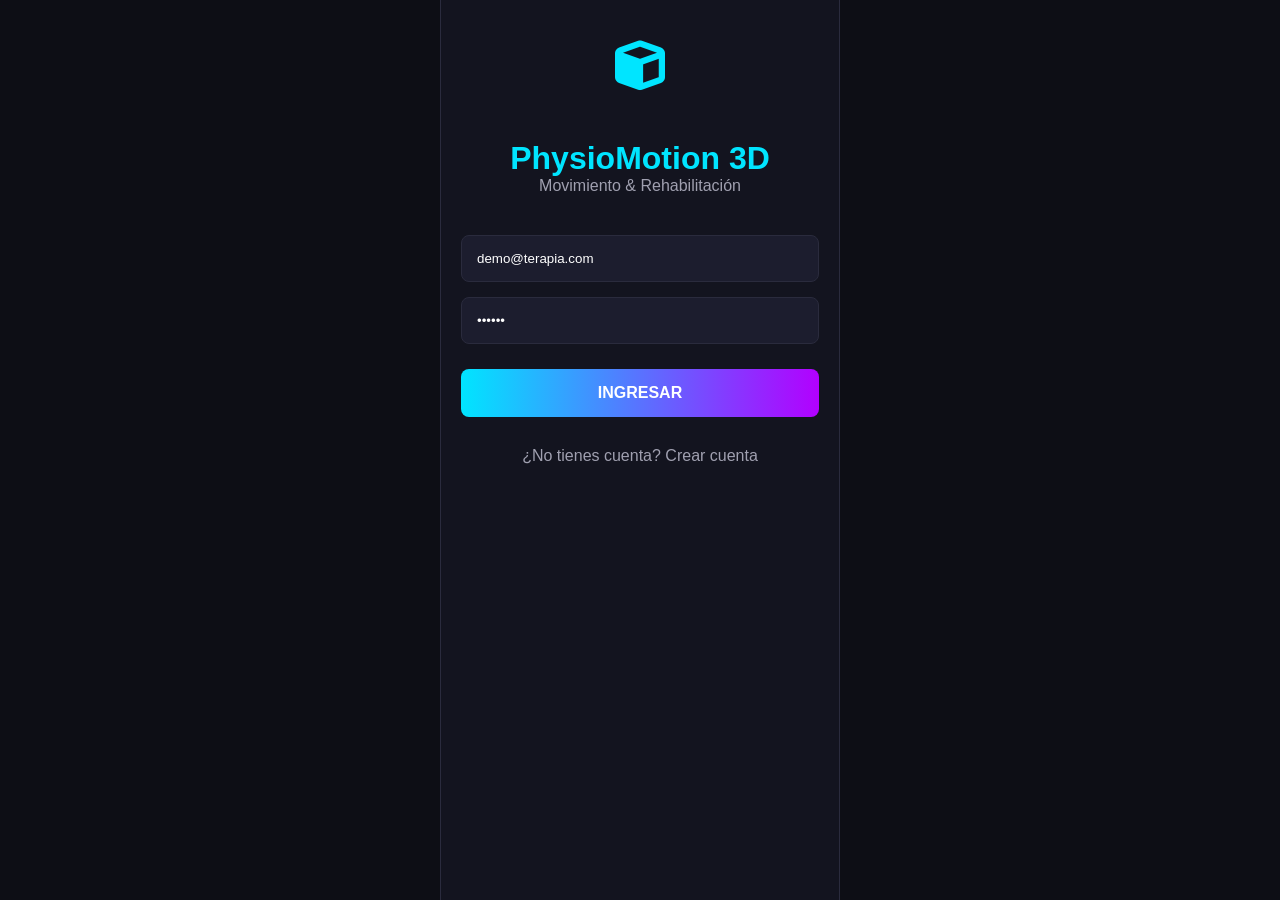
<file: index.html>
<!DOCTYPE html>
<html lang="es">
<head>
    <meta charset="UTF-8">
    <meta name="viewport" content="width=device-width, initial-scale=1.0">
    <link rel="stylesheet" href="https://cdnjs.cloudflare.com/ajax/libs/font-awesome/6.4.0/css/all.min.css">
    <title>PhysioMotion 3D - Acceso</title>
    <link rel="stylesheet" href="style.css">
</head>
<body>
    <div class="app-container">
        <i class="logo fa-solid fa-cube"></i>
        <h1 class="logo">PhysioMotion 3D</h1>
        <p class="subtitle">Movimiento & Rehabilitación</p>
        
        <div class="form">
            <input type="email" placeholder="Correo electrónico" value="demo@terapia.com">
            <input type="password" placeholder="Contraseña" value="123456">
            <a href="dashboard.html" class="btn-primary">INGRESAR</a>
            <a href="registro.html" style="text-align: center; color: #a0a0b0; text-decoration: none; margin-top: 15px; display: block;">¿No tienes cuenta? Crear cuenta</a>
        </div>
    </div>
</body>
</html>
</file>
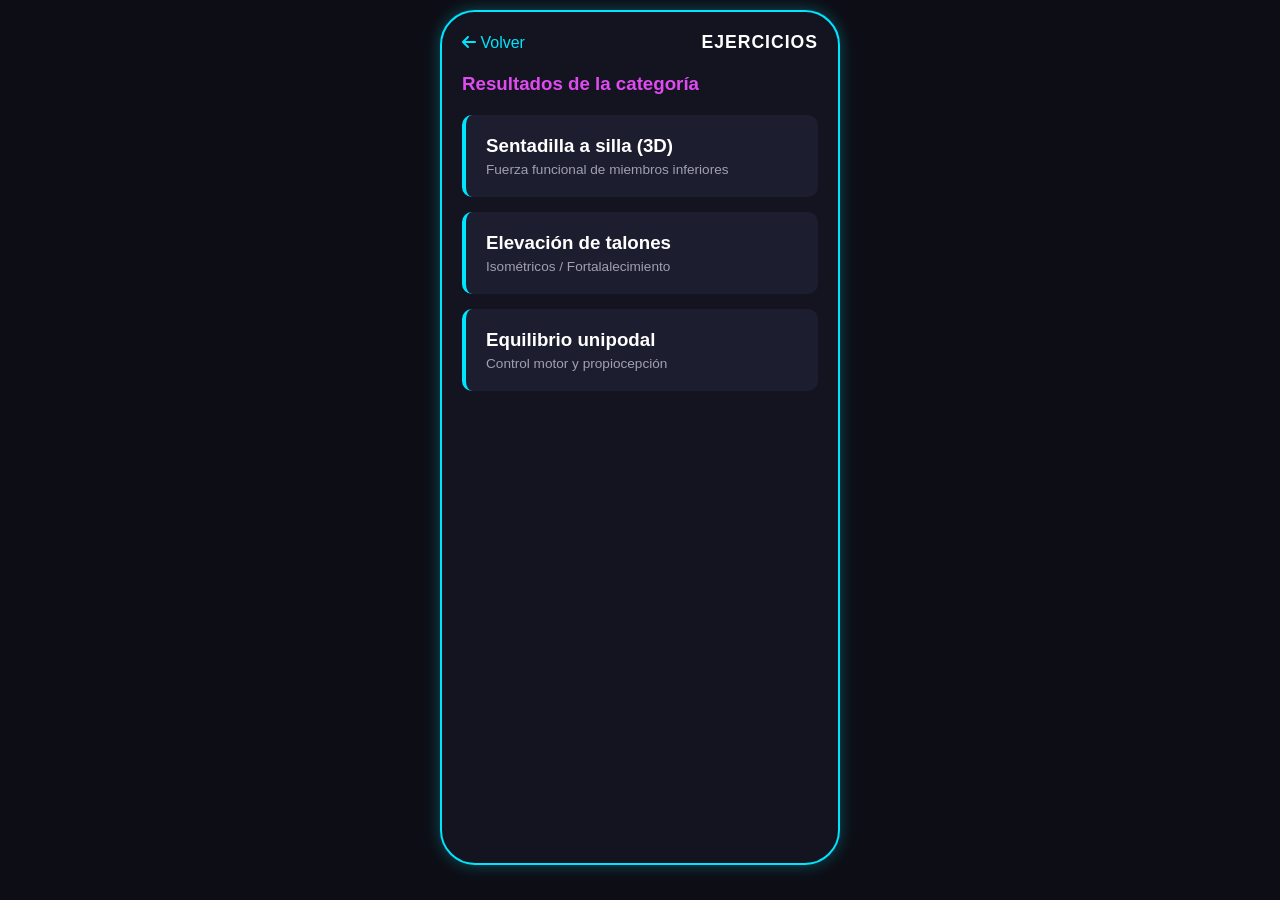
<file: categoria.html>
<!DOCTYPE html>
<html lang="es">
<head>
    <meta charset="UTF-8">
    <meta name="viewport" content="width=device-width, initial-scale=1.0">
    <title>Lista de Ejercicios</title>
    <link rel="stylesheet" href="style.css">
    <link rel="stylesheet" href="https://cdnjs.cloudflare.com/ajax/libs/font-awesome/6.4.0/css/all.min.css">
</head>
<body>
    <div class="app-container border-cyan-container">
        <!-- Encabezado -->
        <div class="header-dashboard">
            <a href="lista-ejercicios.html" class="back-btn"><i class="fa-solid fa-arrow-left"></i> Volver</a>
            <h2 style="text-transform: uppercase; font-size: 1.1rem; letter-spacing: 1px;">Ejercicios</h2>
        </div>
        
        <h3 style="margin: 20px 0; color: #df4bf0;">Resultados de la categoría</h3>

        <!-- Lista de ejercicios -->
        <div class="lista-resultados">
            <!-- Este botón lleva a la rutina 3D que ya tienes armada -->
            <a href="rutina.html" class="card-ejercicio">
                <h3>Sentadilla a silla (3D)</h3>
                <p style="color: #a0a0b0; font-size: 0.85rem; margin-top: 5px;">Fuerza funcional de miembros inferiores</p>
            </a>
            
            <a href="#" class="card-ejercicio">
                <h3>Elevación de talones</h3>
                <p style="color: #a0a0b0; font-size: 0.85rem; margin-top: 5px;">Isométricos / Fortalalecimiento</p>
            </a>
            
            <a href="#" class="card-ejercicio">
                <h3>Equilibrio unipodal</h3>
                <p style="color: #a0a0b0; font-size: 0.85rem; margin-top: 5px;">Control motor y propiocepción</p>
            </a>
        </div>
    </div>
</body>
</html>
</file>
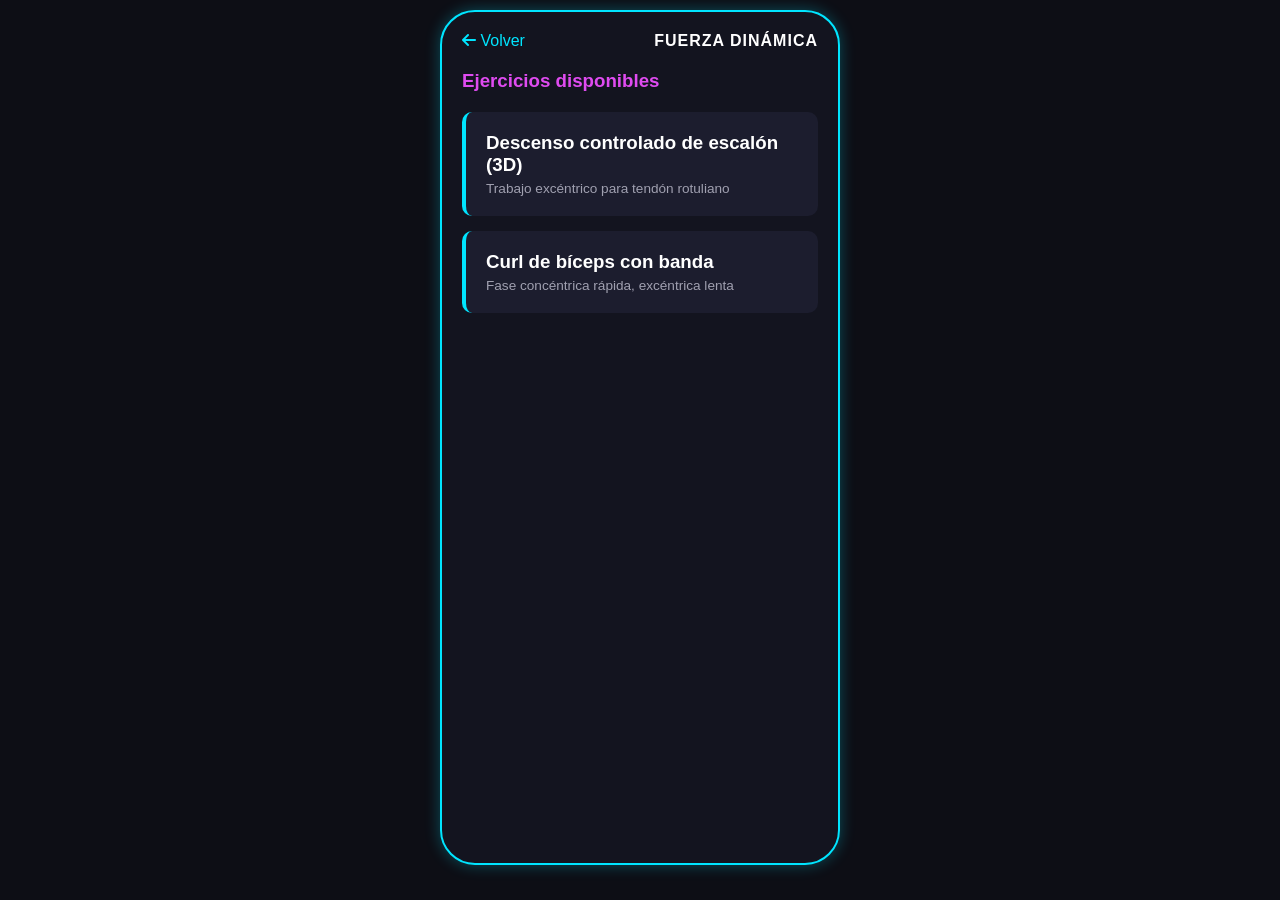
<file: concentricos.html>
<!DOCTYPE html>
<html lang="es">
<head>
    <meta charset="UTF-8">
    <meta name="viewport" content="width=device-width, initial-scale=1.0">
    <title>Concéntricos / Excéntricos</title>
    <link rel="stylesheet" href="style.css">
    <link rel="stylesheet" href="https://cdnjs.cloudflare.com/ajax/libs/font-awesome/6.4.0/css/all.min.css">
</head>
<body>
    <div class="app-container border-cyan-container">
        <div class="header-dashboard">
            <a href="lista-ejercicios.html" class="back-btn"><i class="fa-solid fa-arrow-left"></i> Volver</a>
            <h2 style="text-transform: uppercase; font-size: 1rem; letter-spacing: 1px;">Fuerza Dinámica</h2>
        </div>
        
        <h3 style="margin: 20px 0; color: #df4bf0;">Ejercicios disponibles</h3>

        <div class="lista-resultados">
            <a href="rutina.html" class="card-ejercicio">
                <h3>Descenso controlado de escalón (3D)</h3>
                <p style="color: #a0a0b0; font-size: 0.85rem; margin-top: 5px;">Trabajo excéntrico para tendón rotuliano</p>
            </a>
            
            <a href="#" class="card-ejercicio">
                <h3>Curl de bíceps con banda</h3>
                <p style="color: #a0a0b0; font-size: 0.85rem; margin-top: 5px;">Fase concéntrica rápida, excéntrica lenta</p>
            </a>
        </div>
    </div>
</body>
</html>
</file>
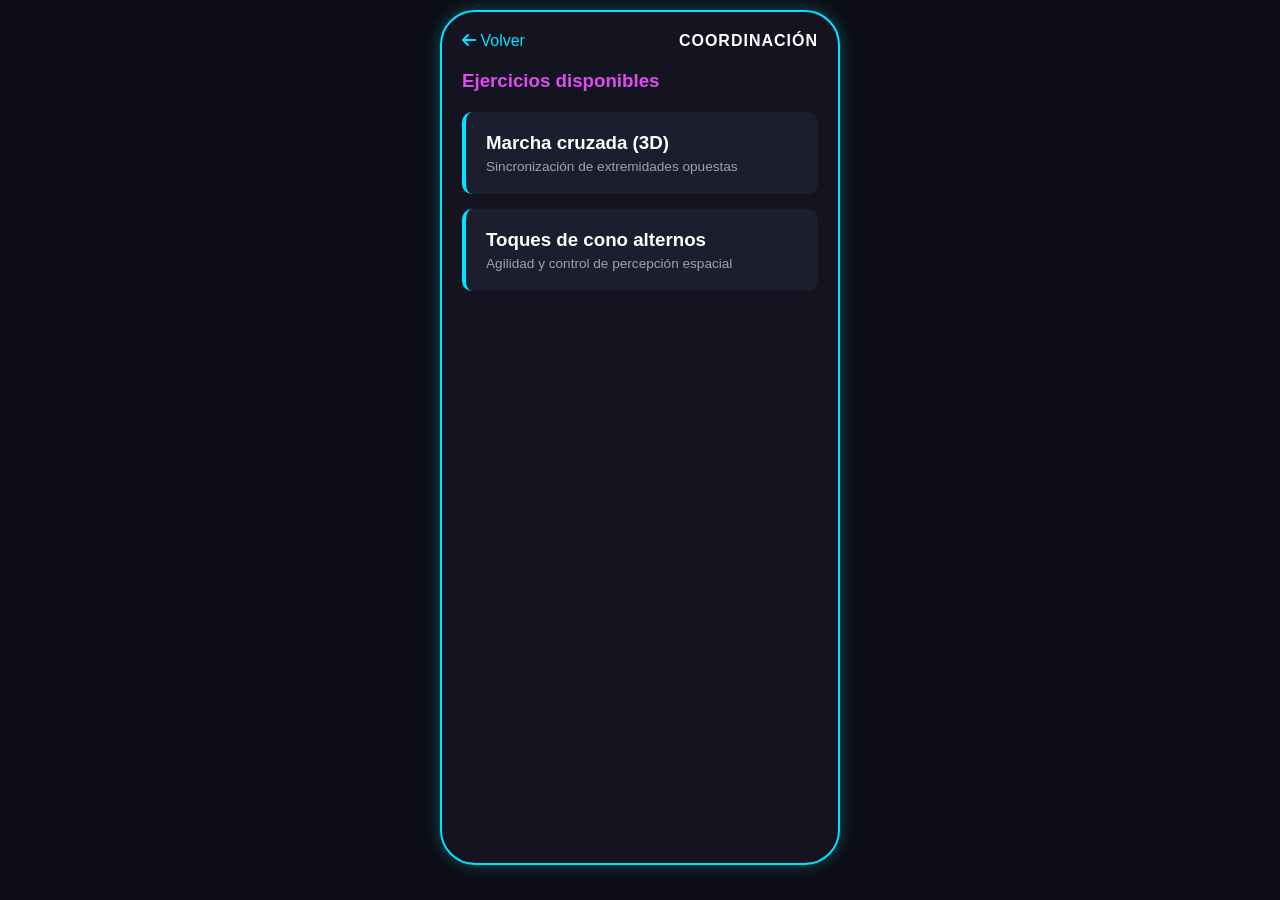
<file: coordinacion.html>
<!DOCTYPE html>
<html lang="es">
<head>
    <meta charset="UTF-8">
    <meta name="viewport" content="width=device-width, initial-scale=1.0">
    <title>Coordinación y Control Motor</title>
    <link rel="stylesheet" href="style.css">
    <link rel="stylesheet" href="https://cdnjs.cloudflare.com/ajax/libs/font-awesome/6.4.0/css/all.min.css">
</head>
<body>
    <div class="app-container border-cyan-container">
        <div class="header-dashboard">
            <a href="lista-ejercicios.html" class="back-btn"><i class="fa-solid fa-arrow-left"></i> Volver</a>
            <h2 style="text-transform: uppercase; font-size: 1rem; letter-spacing: 1px;">Coordinación</h2>
        </div>
        
        <h3 style="margin: 20px 0; color: #df4bf0;">Ejercicios disponibles</h3>

        <div class="lista-resultados">
            <a href="rutina.html" class="card-ejercicio">
                <h3>Marcha cruzada (3D)</h3>
                <p style="color: #a0a0b0; font-size: 0.85rem; margin-top: 5px;">Sincronización de extremidades opuestas</p>
            </a>
            
            <a href="#" class="card-ejercicio">
                <h3>Toques de cono alternos</h3>
                <p style="color: #a0a0b0; font-size: 0.85rem; margin-top: 5px;">Agilidad y control de percepción espacial</p>
            </a>
        </div>
    </div>
</body>
</html>
</file>
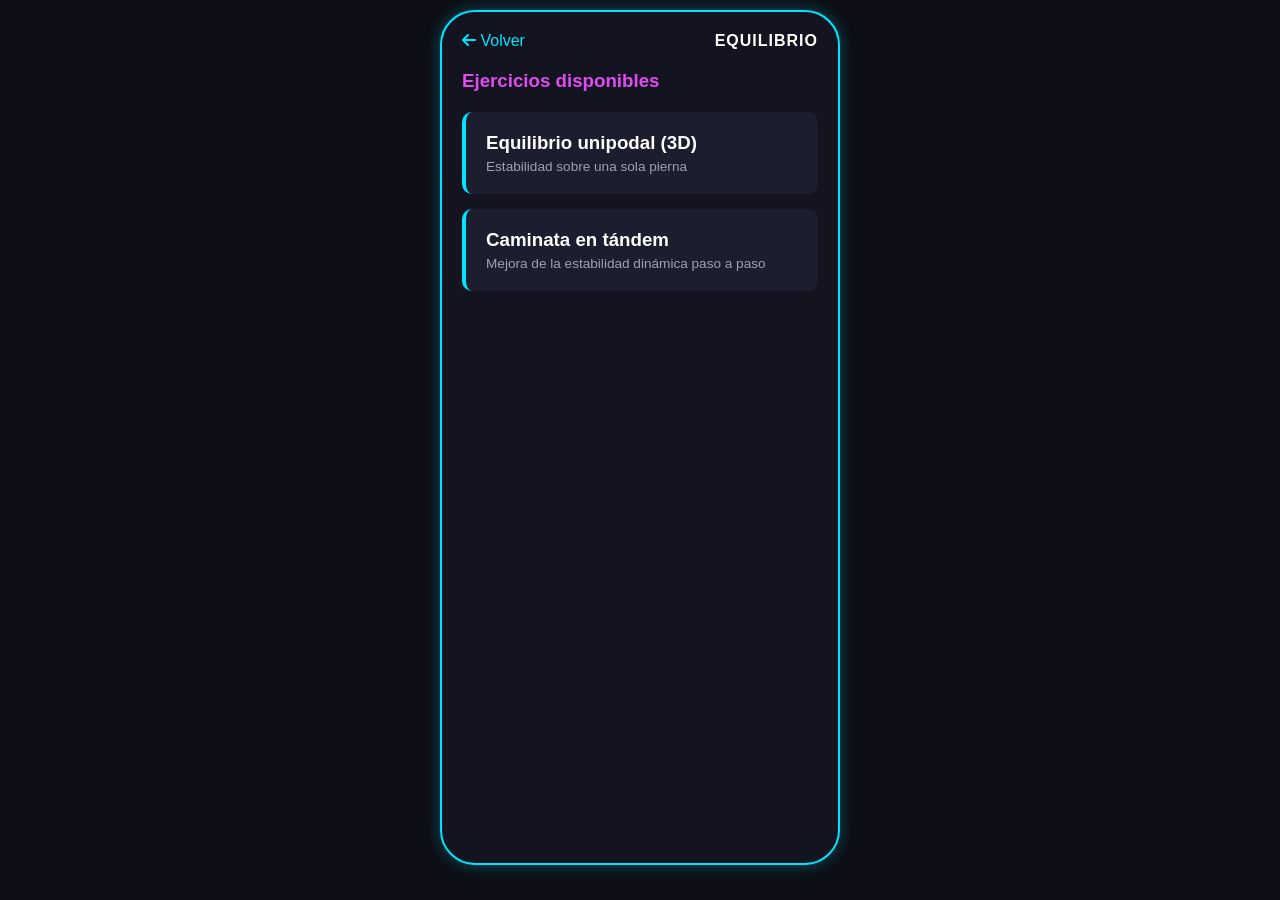
<file: equilibrio.html>
<!DOCTYPE html>
<html lang="es">
<head>
    <meta charset="UTF-8">
    <meta name="viewport" content="width=device-width, initial-scale=1.0">
    <title>Equilibrio y Propiocepción</title>
    <link rel="stylesheet" href="style.css">
    <link rel="stylesheet" href="https://cdnjs.cloudflare.com/ajax/libs/font-awesome/6.4.0/css/all.min.css">
</head>
<body>
    <div class="app-container border-cyan-container">
        <div class="header-dashboard">
            <a href="lista-ejercicios.html" class="back-btn"><i class="fa-solid fa-arrow-left"></i> Volver</a>
            <h2 style="text-transform: uppercase; font-size: 1rem; letter-spacing: 1px;">Equilibrio</h2>
        </div>
        
        <h3 style="margin: 20px 0; color: #df4bf0;">Ejercicios disponibles</h3>

        <div class="lista-resultados">
            <a href="rutina.html" class="card-ejercicio">
                <h3>Equilibrio unipodal (3D)</h3>
                <p style="color: #a0a0b0; font-size: 0.85rem; margin-top: 5px;">Estabilidad sobre una sola pierna</p>
            </a>
            
            <a href="#" class="card-ejercicio">
                <h3>Caminata en tándem</h3>
                <p style="color: #a0a0b0; font-size: 0.85rem; margin-top: 5px;">Mejora de la estabilidad dinámica paso a paso</p>
            </a>
        </div>
    </div>
</body>
</html>
</file>
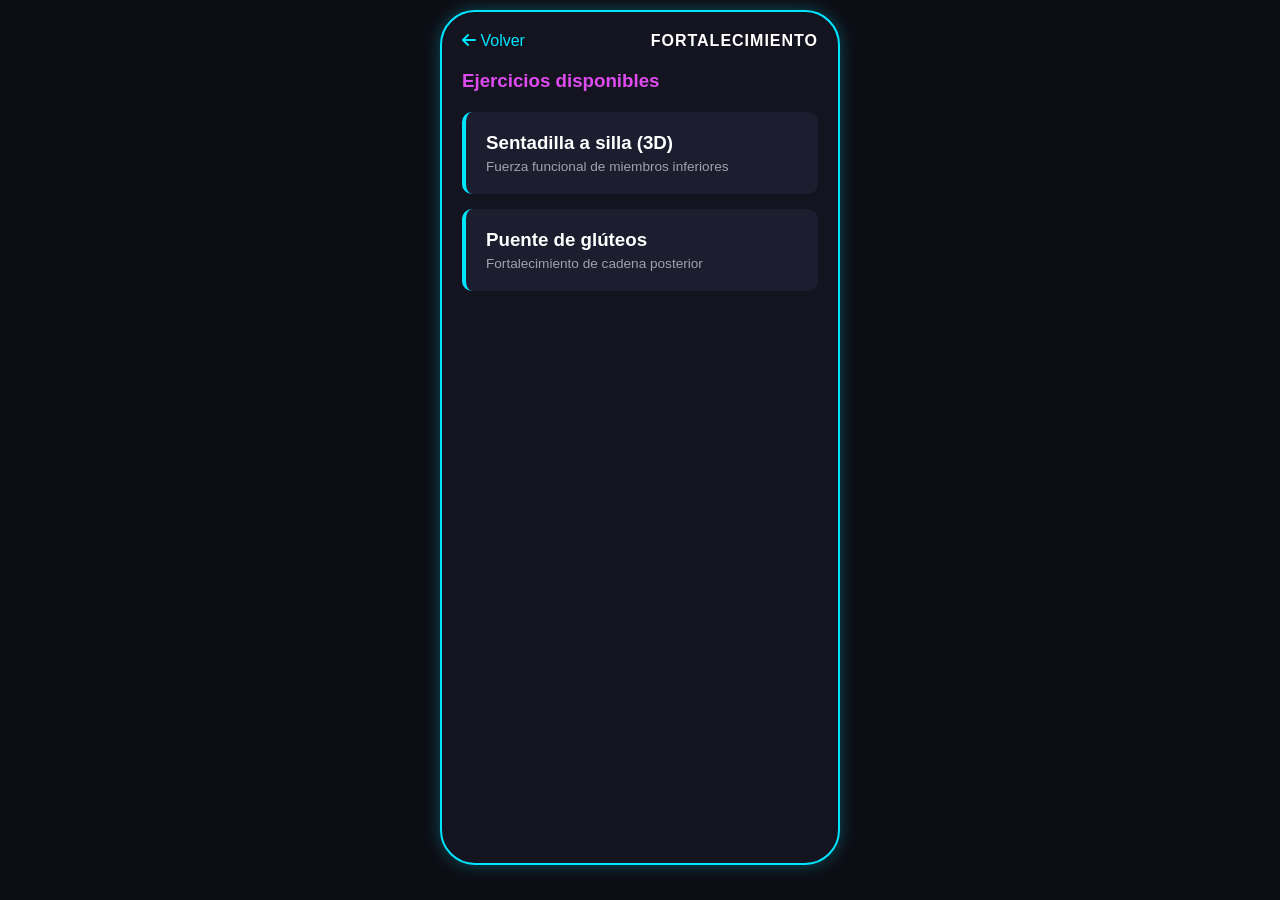
<file: fortalecimiento.html>
<!DOCTYPE html>
<html lang="es">
<head>
    <meta charset="UTF-8">
    <meta name="viewport" content="width=device-width, initial-scale=1.0">
    <title>Fortalecimiento Muscular</title>
    <link rel="stylesheet" href="style.css">
    <link rel="stylesheet" href="https://cdnjs.cloudflare.com/ajax/libs/font-awesome/6.4.0/css/all.min.css">
</head>
<body>
    <div class="app-container border-cyan-container">
        <div class="header-dashboard">
            <a href="lista-ejercicios.html" class="back-btn"><i class="fa-solid fa-arrow-left"></i> Volver</a>
            <h2 style="text-transform: uppercase; font-size: 1rem; letter-spacing: 1px;">Fortalecimiento</h2>
        </div>
        
        <h3 style="margin: 20px 0; color: #df4bf0;">Ejercicios disponibles</h3>

        <!-- Lista de ejercicios específicos de fortalecimiento -->
        <div class="lista-resultados">
            <a href="rutina.html" class="card-ejercicio">
                <h3>Sentadilla a silla (3D)</h3>
                <p style="color: #a0a0b0; font-size: 0.85rem; margin-top: 5px;">Fuerza funcional de miembros inferiores</p>
            </a>
            
            <a href="#" class="card-ejercicio">
                <h3>Puente de glúteos</h3>
                <p style="color: #a0a0b0; font-size: 0.85rem; margin-top: 5px;">Fortalecimiento de cadena posterior</p>
            </a>
        </div>
    </div>
</body>
</html>
</file>
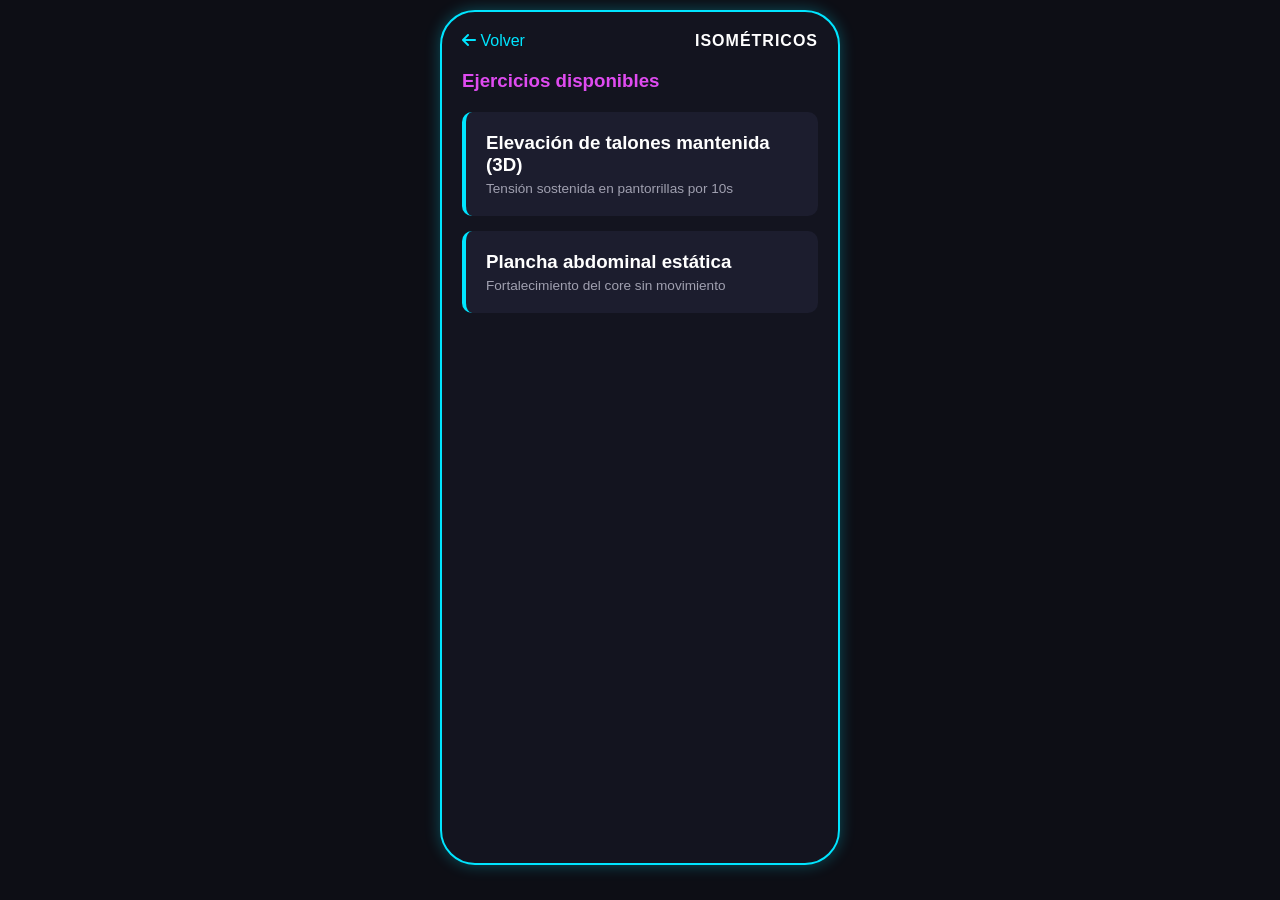
<file: isometricos.html>
<!DOCTYPE html>
<html lang="es">
<head>
    <meta charset="UTF-8">
    <meta name="viewport" content="width=device-width, initial-scale=1.0">
    <title>Ejercicios Isométricos</title>
    <link rel="stylesheet" href="style.css">
    <link rel="stylesheet" href="https://cdnjs.cloudflare.com/ajax/libs/font-awesome/6.4.0/css/all.min.css">
</head>
<body>
    <div class="app-container border-cyan-container">
        <div class="header-dashboard">
            <a href="lista-ejercicios.html" class="back-btn"><i class="fa-solid fa-arrow-left"></i> Volver</a>
            <h2 style="text-transform: uppercase; font-size: 1rem; letter-spacing: 1px;">Isométricos</h2>
        </div>
        
        <h3 style="margin: 20px 0; color: #df4bf0;">Ejercicios disponibles</h3>

        <div class="lista-resultados">
            <a href="rutina.html" class="card-ejercicio">
                <h3>Elevación de talones mantenida (3D)</h3>
                <p style="color: #a0a0b0; font-size: 0.85rem; margin-top: 5px;">Tensión sostenida en pantorrillas por 10s</p>
            </a>
            
            <a href="#" class="card-ejercicio">
                <h3>Plancha abdominal estática</h3>
                <p style="color: #a0a0b0; font-size: 0.85rem; margin-top: 5px;">Fortalecimiento del core sin movimiento</p>
            </a>
        </div>
    </div>
</body>
</html>
</file>
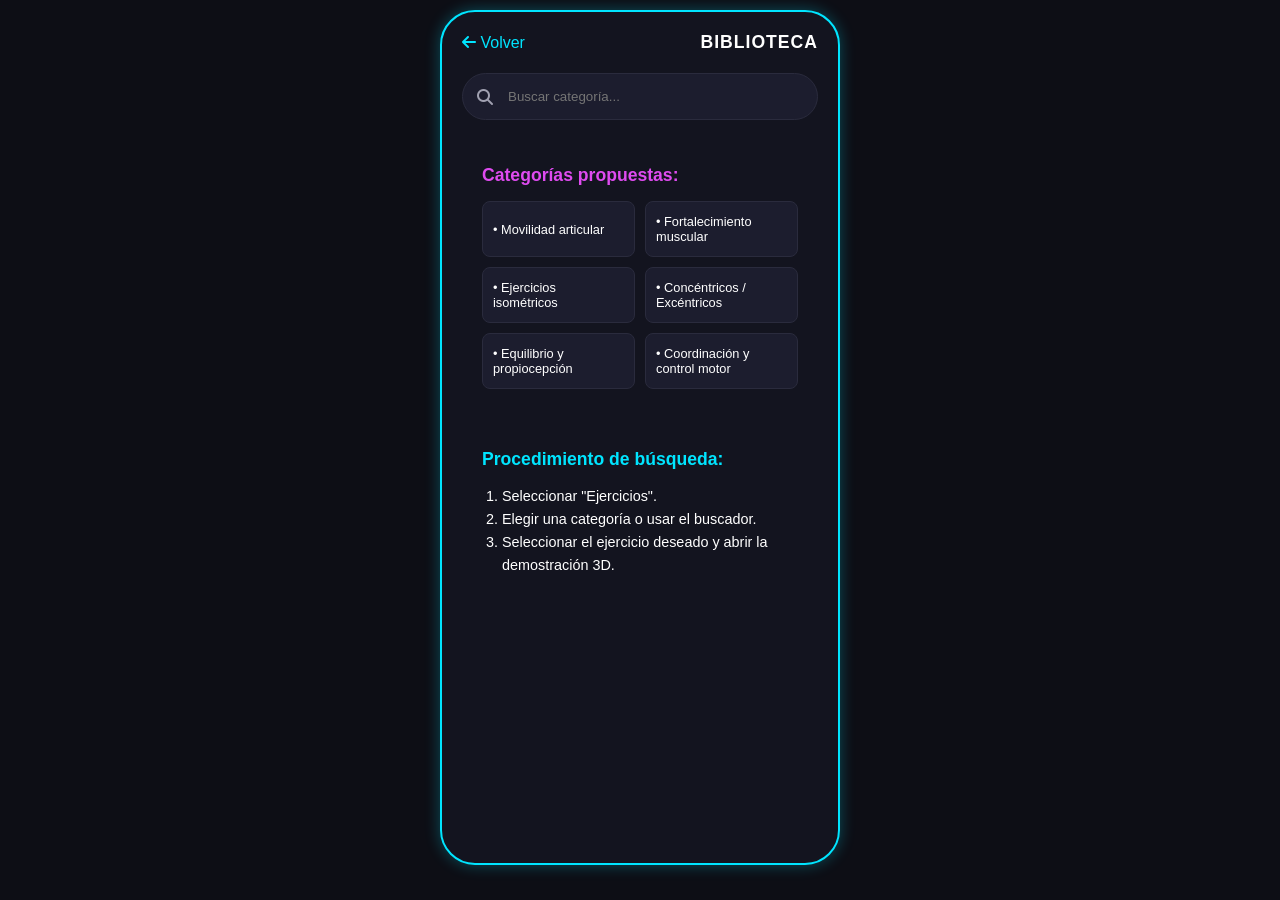
<file: lista-ejercicios.html>
<!DOCTYPE html>
<html lang="es">
<head>
    <meta charset="UTF-8">
    <meta name="viewport" content="width=device-width, initial-scale=1.0">
    <title>PhysioMotion 3D - Ejercicios</title>
    <link rel="stylesheet" href="style.css">
    <link rel="stylesheet" href="https://cdnjs.cloudflare.com/ajax/libs/font-awesome/6.4.0/css/all.min.css">
</head>
<body>
    <div class="app-container border-cyan-container">
        <!-- Encabezado para volver -->
        <div class="header-dashboard">
            <a href="dashboard.html" class="back-btn"><i class="fa-solid fa-arrow-left"></i> Volver</a>
            <h2 style="text-transform: uppercase; font-size: 1.1rem; letter-spacing: 1px;">Biblioteca</h2>
        </div>

        <!-- Buscador funcional en tiempo real -->
        <div class="buscador-container">
            <input type="text" id="buscador" placeholder="Buscar categoría..." class="input-buscador" onkeyup="filtrarCategorias()">
            <i class="fa-solid fa-magnifying-glass icono-lupa"></i>
        </div>

        <!-- Categorías como botones -->
        <div class="caja-info borde-pink">
            <h3 class="titulo-caja text-pink">Categorías propuestas:</h3>
            <div class="grid-categorias" id="listaCategorias">
            <a href="movilidad.html" class="btn-categoria">• Movilidad articular</a>
            <a href="fortalecimiento.html" class="btn-categoria">• Fortalecimiento muscular</a>
            <a href="isometricos.html" class="btn-categoria">• Ejercicios isométricos</a>
            <a href="concentricos.html" class="btn-categoria">• Concéntricos / Excéntricos</a>
            <a href="equilibrio.html" class="btn-categoria">• Equilibrio y propiocepción</a>
            <a href="coordinacion.html" class="btn-categoria">• Coordinación y control motor</a>
        </div>
        </div>

        <!-- Contenedor Cian: Procedimiento -->
        <div class="caja-info borde-cyan">
            <h3 class="titulo-caja text-cyan">Procedimiento de búsqueda:</h3>
            <ol class="lista-numerada">
                <li>Seleccionar "Ejercicios".</li>
                <li>Elegir una categoría o usar el buscador.</li>
                <li>Seleccionar el ejercicio deseado y abrir la demostración 3D.</li>
            </ol>
        </div>
        
        <!-- El botón gigante del ejemplo 3D fue eliminado -->
    </div>

    <!-- Script para filtrar las categorías en tiempo real -->
    <script>
        function filtrarCategorias() {
            // Obtener el texto que se está escribiendo y pasarlo a minúsculas
            const textoBuscado = document.getElementById("buscador").value.toLowerCase();
            // Obtener todos los botones de la lista de categorías
            const categorias = document.querySelectorAll(".btn-categoria");

            // Revisar cada botón para ver si coincide con la búsqueda
            categorias.forEach(categoria => {
                const textoCategoria = categoria.textContent.toLowerCase();
                
                if (textoCategoria.includes(textoBuscado)) {
                    categoria.style.display = "flex"; // Lo muestra si coincide
                } else {
                    categoria.style.display = "none"; // Lo oculta si no coincide
                }
            });
        }
    </script>
</body>
</html>
</file>
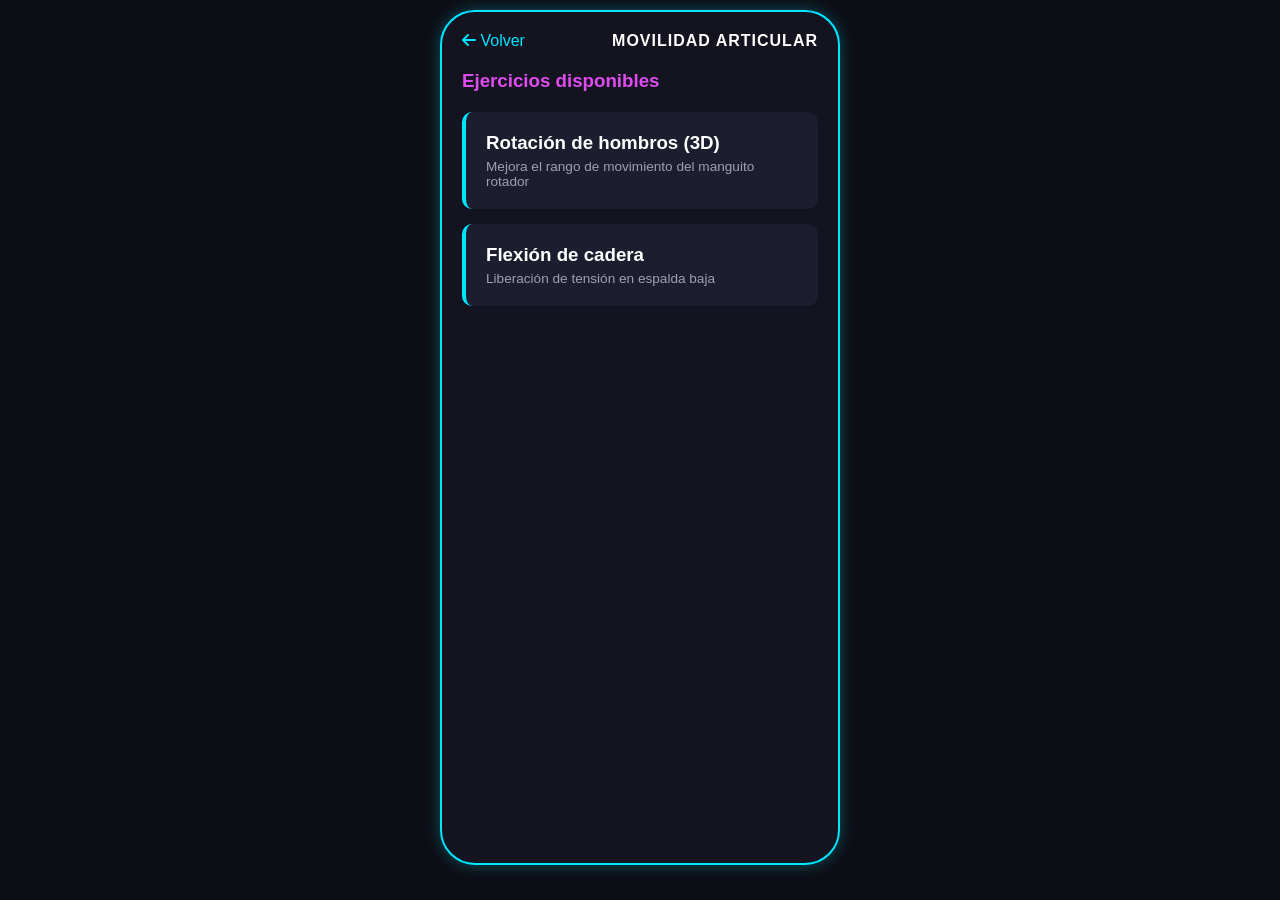
<file: movilidad.html>
<!DOCTYPE html>
<html lang="es">
<head>
    <meta charset="UTF-8">
    <meta name="viewport" content="width=device-width, initial-scale=1.0">
    <title>Movilidad Articular</title>
    <link rel="stylesheet" href="style.css">
    <link rel="stylesheet" href="https://cdnjs.cloudflare.com/ajax/libs/font-awesome/6.4.0/css/all.min.css">
</head>
<body>
    <div class="app-container border-cyan-container">
        <!-- Encabezado -->
        <div class="header-dashboard">
            <a href="lista-ejercicios.html" class="back-btn"><i class="fa-solid fa-arrow-left"></i> Volver</a>
            <h2 style="text-transform: uppercase; font-size: 1rem; letter-spacing: 1px;">Movilidad Articular</h2>
        </div>
        
        <h3 style="margin: 20px 0; color: #df4bf0;">Ejercicios disponibles</h3>

        <!-- Lista de ejercicios específicos de movilidad -->
        <div class="lista-resultados">
            <!-- Este botón lleva a la rutina 3D -->
            <a href="rutina-hombro.html" class="card-ejercicio">
            <h3>Rotación de hombros (3D)</h3>
            <p style="color: #a0a0b0; font-size: 0.85rem; margin-top: 5px;">Mejora el rango de movimiento del manguito rotador</p>
        </a>
            
            <a href="#" class="card-ejercicio">
                <h3>Flexión de cadera</h3>
                <p style="color: #a0a0b0; font-size: 0.85rem; margin-top: 5px;">Liberación de tensión en espalda baja</p>
            </a>
        </div>
    </div>
</body>
</html>
</file>
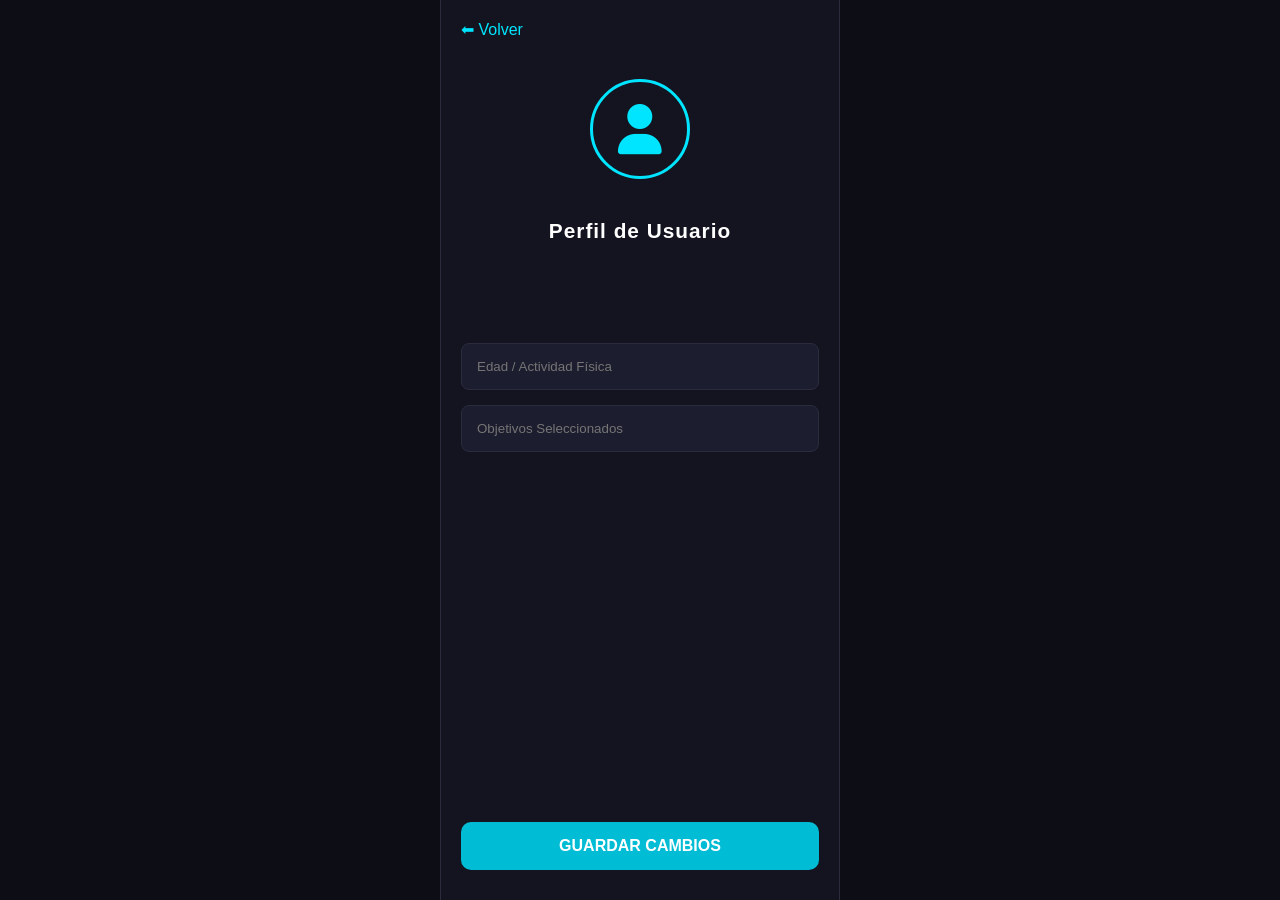
<file: perfil.html>
<!DOCTYPE html>
<html lang="es">
<head>
    <meta charset="UTF-8">
    <meta name="viewport" content="width=device-width, initial-scale=1.0">
    <title>PhysioMotion 3D - Perfil</title>
    <link rel="stylesheet" href="https://cdnjs.cloudflare.com/ajax/libs/font-awesome/6.4.0/css/all.min.css">
    <link rel="stylesheet" href="style.css">
</head>
<body>
    <div class="app-container">
        <a href="dashboard.html" class="back-btn">⬅ Volver</a>
        
        <div class="perfil-header">
            <div class="avatar-circulo">
                <i class="fa-solid fa-user"></i>
            </div>
            <h2 class="title-registro">Perfil de Usuario</h2>
        </div>
        
        <div class="form form-perfil">
            <input type="text" placeholder="Edad / Actividad Física" readonly>
            <input type="text" placeholder="Objetivos Seleccionados" readonly>
        </div>

        <!-- Botón cian de la imagen -->
        <a href="dashboard.html" class="btn-cyan">GUARDAR CAMBIOS</a>
    </div>
</body>
</html>
</file>
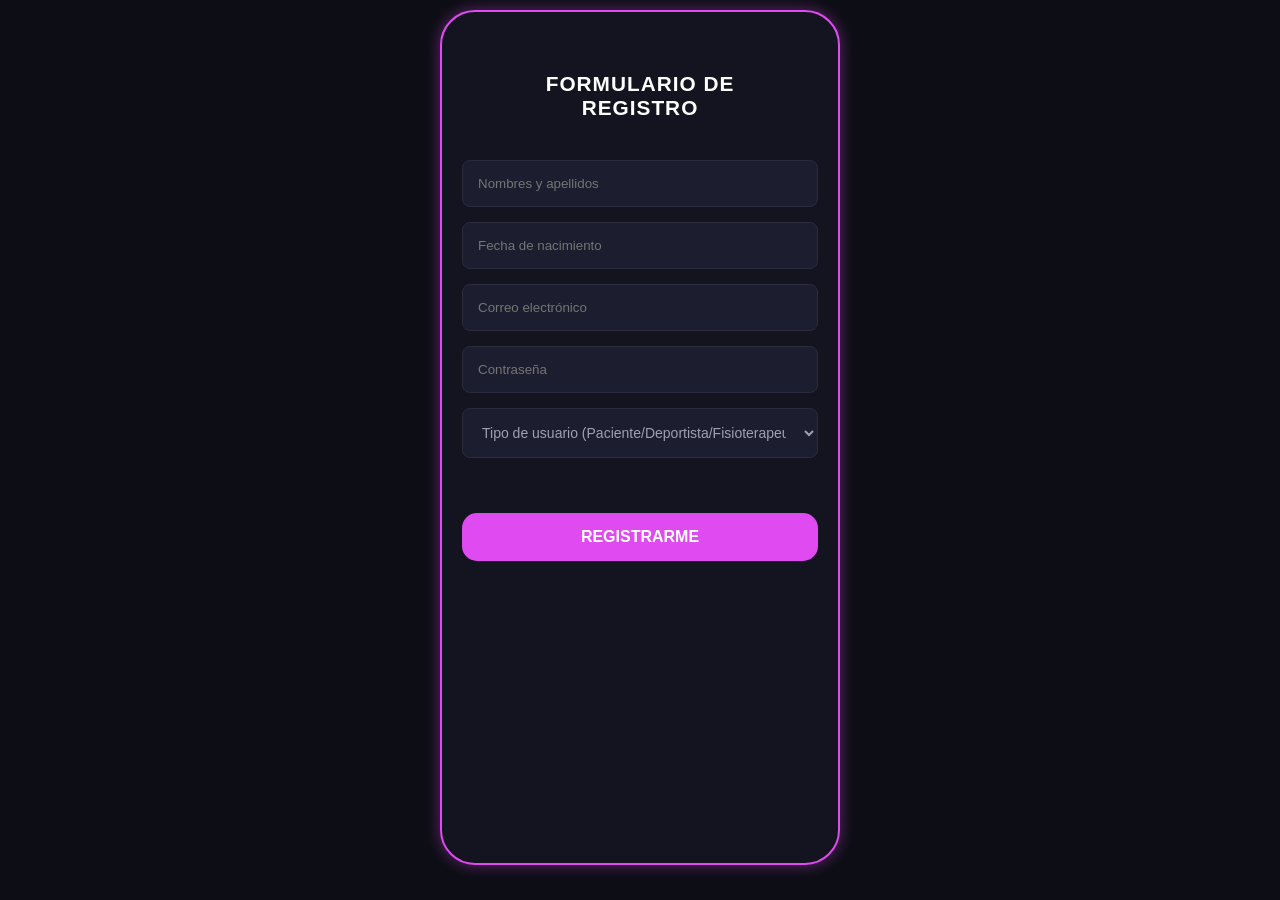
<file: registro.html>
<!DOCTYPE html>
<html lang="es">
<head>
    <meta charset="UTF-8">
    <meta name="viewport" content="width=device-width, initial-scale=1.0">
    <title>PhysioMotion 3D - Registro</title>
    <link rel="stylesheet" href="style.css">
</head>
<body>
    <!-- Añadimos una clase extra para el borde rosado brillante de tu mockup -->
    <div class="app-container border-pink">
        <h2 class="title-registro">FORMULARIO DE<br>REGISTRO</h2>
        
        <div class="form">
            <input type="text" placeholder="Nombres y apellidos">
            
            <!-- Truco HTML: Muestra texto normal, pero al hacer clic abre el calendario -->
            <input type="text" placeholder="Fecha de nacimiento" onfocus="(this.type='date')" onblur="(this.type='text')">
            
            <input type="email" placeholder="Correo electrónico">
            <input type="password" placeholder="Contraseña">
            
            <select class="custom-select">
                <option value="" disabled selected>Tipo de usuario (Paciente/Deportista/Fisioterapeuta)</option>
                <option value="paciente">Paciente</option>
                <option value="deportista">Deportista</option>
                <option value="fisioterapeuta">Fisioterapeuta</option>
            </select>

            <!-- Botón de mockup que lleva al dashboard sin validar -->
            <a href="dashboard.html" class="btn-pink">REGISTRARME</a>
        </div>
    </div>
</body>
</html>
</file>
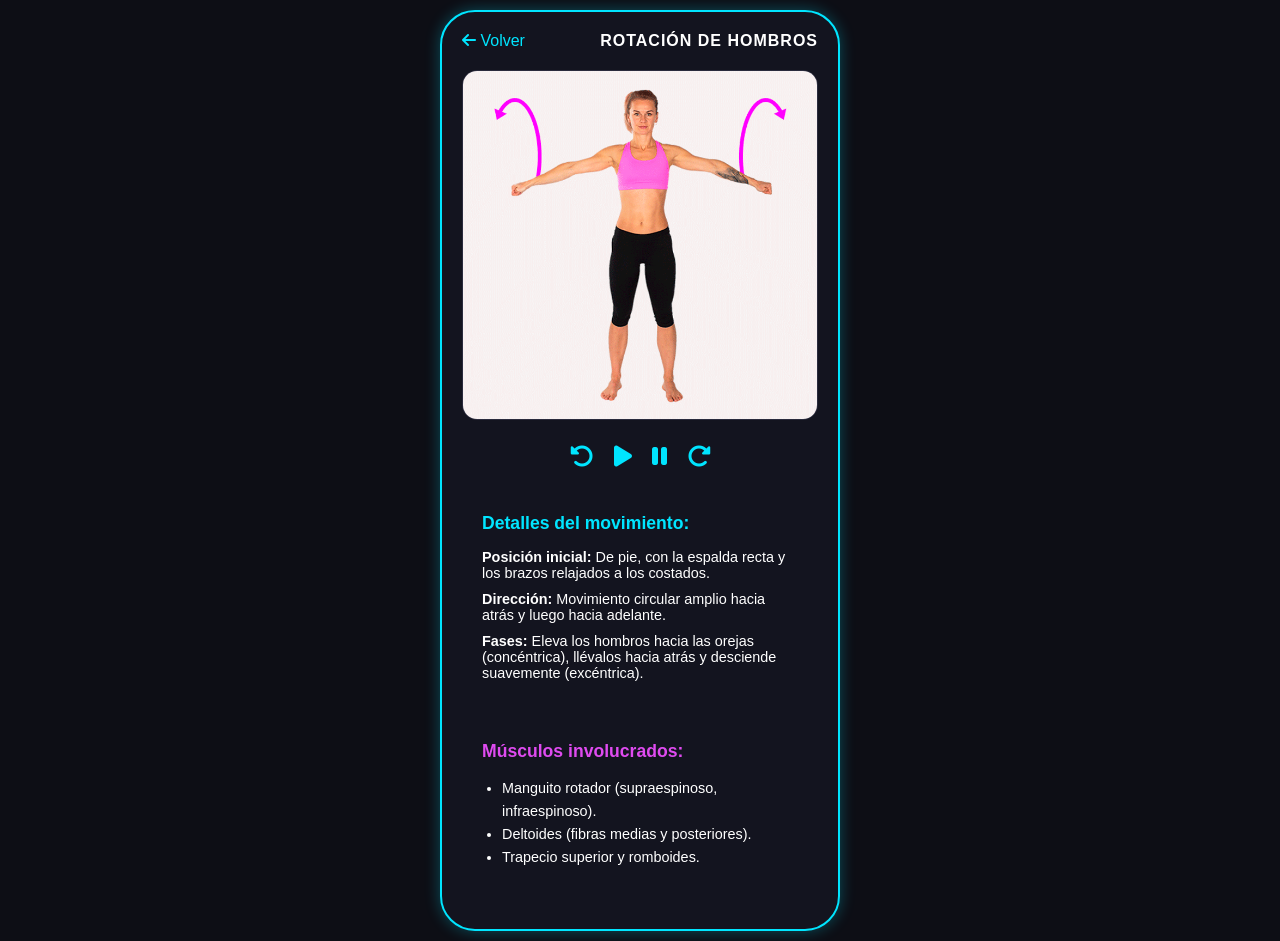
<file: rutina-hombro.html>
<!DOCTYPE html>
<html lang="es">
<head>
    <meta charset="UTF-8">
    <meta name="viewport" content="width=device-width, initial-scale=1.0">
    <title>Rutina: Rotación de Hombros</title>
    <link rel="stylesheet" href="style.css">
    <link rel="stylesheet" href="https://cdnjs.cloudflare.com/ajax/libs/font-awesome/6.4.0/css/all.min.css">
</head>
<body>
    <div class="app-container border-cyan-container">
        
        <div class="header-dashboard">
            <a href="movilidad.html" class="back-btn"><i class="fa-solid fa-arrow-left"></i> Volver</a>
            <h2 style="text-transform: uppercase; font-size: 1rem; letter-spacing: 1px;">Rotación de Hombros</h2>
        </div>

        <!-- Imagen o GIF del ejercicio -->
        <img src="hombros.gif" alt="Demostración de rotación de hombros" class="imagen-media">

        <!-- Controles de reproducción (se mantienen por estética del diseño) -->
        <div style="display: flex; justify-content: center; gap: 20px; font-size: 1.5rem; color: #00e5ff; margin-bottom: 25px;">
            <i class="fa-solid fa-rotate-left"></i>
            <i class="fa-solid fa-play"></i>
            <i class="fa-solid fa-pause"></i>
            <i class="fa-solid fa-rotate-right"></i>
        </div>

        <!-- Detalles reales del ejercicio (Reemplaza la lista anterior) -->
        <div class="caja-info borde-cyan">
            <h3 class="titulo-caja text-cyan">Detalles del movimiento:</h3>
            <p style="color: white; font-size: 0.9rem; margin-bottom: 10px;"><strong>Posición inicial:</strong> De pie, con la espalda recta y los brazos relajados a los costados.</p>
            <p style="color: white; font-size: 0.9rem; margin-bottom: 10px;"><strong>Dirección:</strong> Movimiento circular amplio hacia atrás y luego hacia adelante.</p>
            <p style="color: white; font-size: 0.9rem;"><strong>Fases:</strong> Eleva los hombros hacia las orejas (concéntrica), llévalos hacia atrás y desciende suavemente (excéntrica).</p>
        </div>

        <!-- Músculos involucrados (Reemplaza las instrucciones del reproductor) -->
        <div class="caja-info borde-pink">
            <h3 class="titulo-caja text-pink">Músculos involucrados:</h3>
            <ul class="lista-numerada" style="list-style-type: disc;">
                <li>Manguito rotador (supraespinoso, infraespinoso).</li>
                <li>Deltoides (fibras medias y posteriores).</li>
                <li>Trapecio superior y romboides.</li>
            </ul>
        </div>
        
    </div>
</body>
</html>
</file>
<file: style.css>
* {
    margin: 0;
    padding: 0;
    box-sizing: border-box;
    font-family: 'Segoe UI', Tahoma, Geneva, Verdana, sans-serif;
}

body {
    background-color: #0d0e15; /* Fondo oscuro estilo app */
    color: #ffffff;
    display: flex;
    justify-content: center;
}

.app-container {
    width: 100%;
    max-width: 400px; /* Simula el ancho de un celular en PC */
    min-height: 100vh;
    background-color: #13141f;
    padding: 20px;
    position: relative;
    border-left: 1px solid #2a2b3d;
    border-right: 1px solid #2a2b3d;
}

i.logo {
    font-size: 50px;
    color: #00e5ff; /* Color cian neón */
    text-align: center;
    display: block;
    margin-top: 20px;
}

h1.logo {
    color: #00e5ff; /* Color cian neón */
    text-align: center;
    margin-top: 50px;
}

.subtitle {
    text-align: center;
    color: #a0a0b0;
    margin-bottom: 40px;
}

.form {
    display: flex;
    flex-direction: column;
    gap: 15px;
}

input {
    padding: 15px;
    border-radius: 8px;
    border: 1px solid #2a2b3d;
    background-color: #1c1d2e;
    color: white;
}

.btn-primary {
    background: linear-gradient(90deg, #00e5ff, #b200ff);
    color: white;
    padding: 15px;
    text-align: center;
    text-decoration: none;
    border-radius: 8px;
    font-weight: bold;
    margin-top: 10px;
    display: block;
}

.card-ejercicio {
    background-color: #1c1d2e;
    padding: 20px;
    border-radius: 10px;
    text-decoration: none;
    color: white;
    display: block;
    margin-bottom: 15px;
    border-left: 4px solid #00e5ff;
}

model-viewer {
    width: 100%;
    height: 350px;
    background-color: #0d0e15;
    border-radius: 15px;
    margin: 20px 0;
}

.stats {
    display: flex;
    gap: 10px;
    margin: 15px 0;
}

.stat-box {
    background-color: #1c1d2e;
    padding: 10px;
    border-radius: 8px;
    flex: 1;
    text-align: center;
}

.timer {
    text-align: center;
    margin: 20px 0;
    padding: 20px;
    background-color: #1c1d2e;
    border-radius: 50%;
    width: 120px;
    height: 120px;
    margin-left: auto;
    margin-right: auto;
    display: flex;
    flex-direction: column;
    justify-content: center;
    border: 2px solid #b200ff;
}

.bottom-nav {
    position: absolute;
    bottom: 0;
    left: 0;
    width: 100%;
    background-color: #0d0e15;
    padding: 15px;
    display: flex;
    justify-content: space-around;
    border-top: 1px solid #2a2b3d;
}

.back-btn {
    color: #00e5ff;
    text-decoration: none;
}


/* --- ESTILOS PARA EL FORMULARIO DE REGISTRO --- */

.border-pink {
    border: 2px solid #df4bf0; /* Borde fucsia/rosado */
    border-radius: 35px; /* Bordes más redondeados tipo celular */
    box-shadow: 0 0 15px rgba(223, 75, 240, 0.4); /* Efecto de brillo exterior */
    margin: 10px auto;
    min-height: 95vh;
}

.title-registro {
    text-align: center;
    margin-top: 40px;
    margin-bottom: 40px;
    font-size: 1.3rem;
    letter-spacing: 1px;
    color: #ffffff;
}

.btn-pink {
    background-color: #df4bf0; /* Color sólido rosado */
    color: white;
    padding: 15px;
    text-align: center;
    text-decoration: none;
    border-radius: 15px;
    font-weight: bold;
    margin-top: 40px;
    display: block;
    text-transform: uppercase;
}

.custom-select {
    padding: 15px;
    border-radius: 8px;
    border: 1px solid #2a2b3d;
    background-color: #1c1d2e;
    color: #a0a0b0; /* Color grisáceo para simular el placeholder */
    width: 100%;
    font-size: 14px;
}

/* Cambia el color del select cuando el usuario elige una opción */
.custom-select:focus {
    color: white;
}

/* --- ESTILOS DEL DASHBOARD Y HEADER --- */
.header-dashboard {
    display: flex;
    justify-content: space-between;
    align-items: center;
    margin-bottom: 20px;
}

.icono-perfil {
    color: #00e5ff; /* Color cian */
    font-size: 35px; /* Tamaño del icono */
    text-decoration: none;
}

/* --- ESTILOS DE LA PANTALLA PERFIL --- */
.perfil-header {
    display: flex;
    flex-direction: column;
    align-items: center;
    margin-top: 40px;
    margin-bottom: 60px;
}

.avatar-circulo {
    width: 100px;
    height: 100px;
    border: 3px solid #00e5ff; /* Borde cian */
    border-radius: 50%;
    display: flex;
    justify-content: center;
    align-items: center;
    font-size: 50px;
    color: #00e5ff;
}

.form-perfil {
    margin-bottom: auto;
}

.form-perfil input {
    /* Mismos inputs del login, pero deshabilitados para el mockup */
    cursor: not-allowed;
    text-align: left;
}

.btn-cyan {
    background-color: #00bcd4; /* Color cian sólido */
    color: white;
    padding: 15px;
    text-align: center;
    text-decoration: none;
    border-radius: 10px;
    font-weight: bold;
    display: block;
    text-transform: uppercase;
    position: absolute;
    bottom: 30px;
    left: 20px;
    right: 20px;
}

/* --- ESTILOS DEL NUEVO PANEL PRINCIPAL (8 OPCIONES) --- */

.border-cyan-container {
    border: 2px solid #00e5ff;
    border-radius: 35px;
    box-shadow: 0 0 15px rgba(0, 229, 255, 0.3);
    margin: 10px auto;
    min-height: 95vh;
}

.grid-dashboard {
    display: grid;
    grid-template-columns: 1fr 1fr; /* Dos columnas iguales */
    grid-auto-rows: 100px; /* Fuerza a que TODAS las filas midan exactamente 100px */
    gap: 15px;
    margin-top: 40px;
}

.btn-grid {
    background-color: transparent;
    color: white;
    width: 100%;
    height: 100%; /* Llena el espacio de los 100px de la fila superior */
    text-align: center;
    text-decoration: none;
    border-radius: 12px;
    font-size: 0.85rem;
    font-weight: bold;
    display: flex;
    align-items: center;
    justify-content: center;
    box-sizing: border-box;
}
/* Colores de bordes de la cuadrícula corregidos */
.btn-grid.borde-cyan {
    border: 2px solid #00e5ff;
}

.btn-grid.borde-pink {
    border: 2px solid #df4bf0;
}

.btn-grid.borde-orange {
    border: 2px solid #ff7b00;
}

/* --- ESTILOS DE LA LISTA DE EJERCICIOS --- */

.buscador-container {
    position: relative;
    margin-bottom: 25px;
    margin-top: 20px;
}

.input-buscador {
    width: 100%;
    padding: 15px 15px 15px 45px;
    border-radius: 25px;
    border: 1px solid #2a2b3d;
    background-color: #1c1d2e;
    color: white;
}

.icono-lupa {
    position: absolute;
    left: 15px;
    top: 50%;
    transform: translateY(-50%);
    color: #a0a0b0;
}

.caja-info {
    background-color: transparent;
    border-radius: 15px;
    padding: 20px;
    margin-bottom: 20px;
}

.titulo-caja {
    margin-bottom: 15px;
    font-size: 1.1rem;
}

.text-pink {
    color: #df4bf0;
}

.text-cyan {
    color: #00e5ff;
}

.lista-doble {
    list-style: none;
    display: grid;
    grid-template-columns: 1fr 1fr;
    gap: 10px;
    font-size: 0.85rem;
    color: white;
}

.lista-numerada {
    color: white;
    font-size: 0.9rem;
    padding-left: 20px;
    line-height: 1.6;
}

/* --- ESTILOS DE LOS BOTONES DE CATEGORÍA --- */

.grid-categorias {
    display: grid;
    grid-template-columns: 1fr 1fr;
    gap: 10px;
}

.btn-categoria {
    background-color: #1c1d2e;
    color: white;
    padding: 12px 10px;
    text-decoration: none;
    border-radius: 8px;
    font-size: 0.80rem;
    border: 1px solid #2a2b3d;
    transition: 0.2s;
    display: flex;
    align-items: center;
}

.btn-categoria:hover, .btn-categoria:active {
    background-color: rgba(223, 75, 240, 0.2);
    border-color: #df4bf0;
}

/* Botón arreglado para que no se estire */
.btn-block-pink {
    background-color: transparent;
    border: 2px solid #df4bf0;
    color: white;
    padding: 15px;
    text-align: center;
    text-decoration: none;
    border-radius: 12px;
    font-weight: bold;
    display: block;
    margin-top: 30px;
}

/* --- ESTILO PARA IMÁGENES O GIFS DE RUTINAS --- */
.imagen-media {
    width: 100%;
    height: 350px;
    object-fit: cover; /* Asegura que la imagen no se deforme */
    border-radius: 15px;
    margin-bottom: 20px;
    border: 1px solid #2a2b3d;
    background-color: #1a1a2e; /* Fondo oscuro por si la imagen es transparente */
}
</file>
